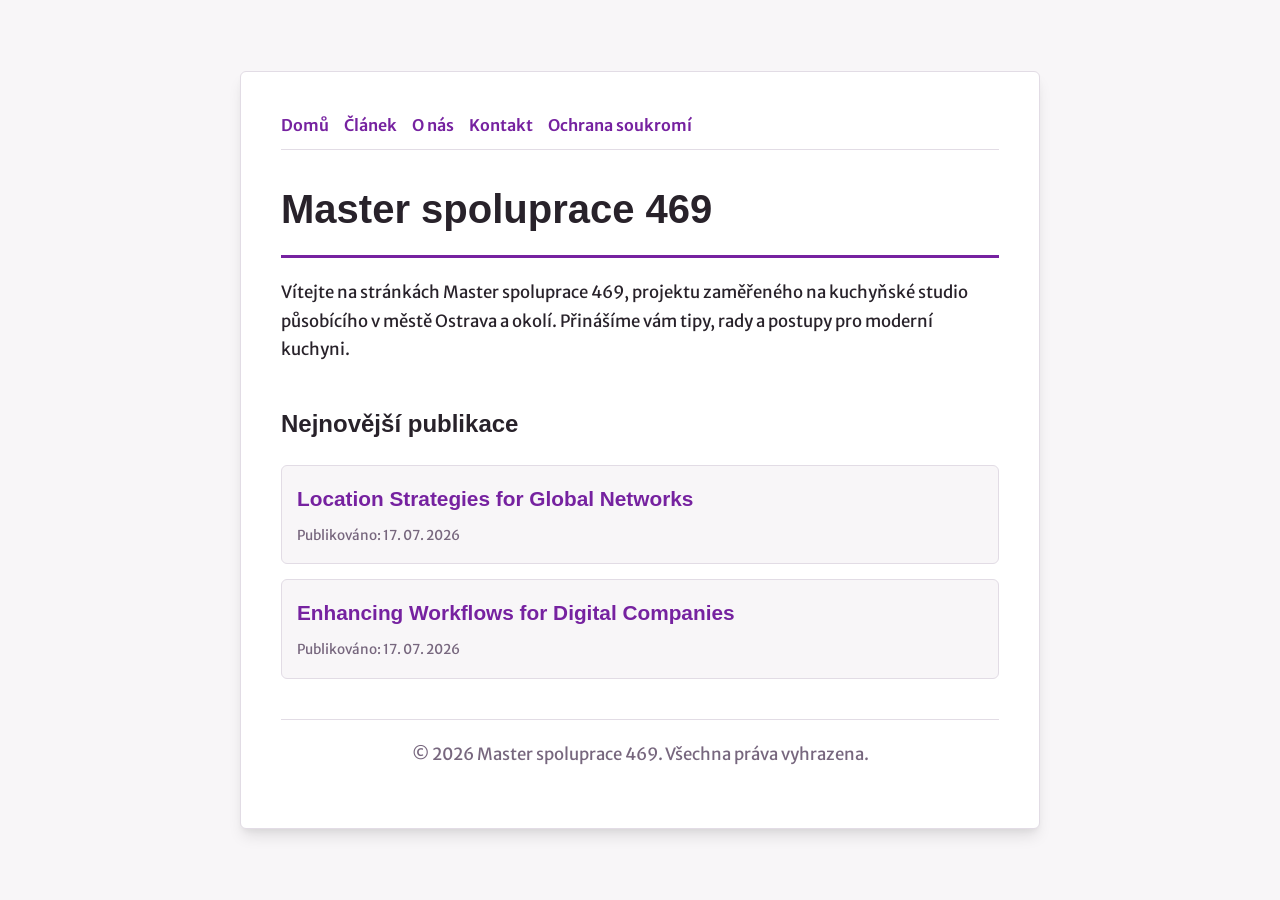
<file: index.html>
<!DOCTYPE html>
<html lang="cs">
<head>
    <meta charset="UTF-8">
    <meta name="viewport" content="width=device-width, initial-scale=1.0">
    <title>Master spoluprace 469 | Kuchyňské studio - Ostrava</title>
    <meta name="description" content="Vítejte na stránkách Master spoluprace 469, projektu zaměřeného na kuchyňské studio působícího v městě Ostrava a okolí. Přinášíme vám tipy, rady a postupy pro moderní kuchyni.">
    <meta name="geo.region" content="CZ" />
    <meta name="geo.placename" content="Ostrava" />
    <meta name="geo.position" content="49.8209;18.2625" />
    <meta name="ICBM" content="49.8209, 18.2625" />
    <link rel="stylesheet" href="style.css">
    <script type="application/ld+json">
{
  "@context": "https://schema.org",
  "@type": "LocalBusiness",
  "name": "Master spoluprace 469",
  "url": "https://master-spoluprace-469.github.io",
  "telephone": "+420 596 555 789",
  "address": {
    "@type": "PostalAddress",
    "addressLocality": "Ostrava",
    "addressRegion": "Moravskoslezský",
    "postalCode": "702 00",
    "addressCountry": "CZ"
  },
  "geo": {
    "@type": "GeoCoordinates",
    "latitude": 49.8209,
    "longitude": 18.2625
  }
}
</script>
</head>
<body>
    
        <div class="main-content" style="max-width: 800px;">
            <nav style="display: flex; gap: 15px; margin-bottom: 25px; border-bottom: 1px solid var(--nwhml); padding-bottom: 10px; overflow-x: auto; flex-wrap: wrap;">
            <a href="index.html">Domů</a>
            <a href="location-strategies-for-global-networks.html">Článek</a>
            <a href="about.html">O nás</a>
            <a href="contact.html">Kontakt</a>
            <a href="privacy.html">Ochrana soukromí</a>
        </nav>
            <h1>Master spoluprace 469</h1>
            <p>Vítejte na stránkách Master spoluprace 469, projektu zaměřeného na kuchyňské studio působícího v městě Ostrava a okolí. Přinášíme vám tipy, rady a postupy pro moderní kuchyni.</p>
            <h2 style="margin-top: 40px;">Nejnovější publikace</h2>
            <ul style="list-style-type: none; padding-left: 0;">
                <li style="background: var(--zqvxz); padding: 15px; border-radius: var(--euryb); border: 1px solid var(--nwhml); margin-bottom: 15px;">
                <h3 style="margin-bottom: 5px; font-size: 1.3rem;"><a href="location-strategies-for-global-networks.html">Location Strategies for Global Networks</a></h3>
                <span style="font-size:0.85rem; color: var(--nkcqy)">Publikováno: 17. 07. 2026</span>
            </li>
<li style="background: var(--zqvxz); padding: 15px; border-radius: var(--euryb); border: 1px solid var(--nwhml); margin-bottom: 15px;">
                <h3 style="margin-bottom: 5px; font-size: 1.3rem;"><a href="enhancing-workflows-for-digital-companies.html">Enhancing Workflows for Digital Companies</a></h3>
                <span style="font-size:0.85rem; color: var(--nkcqy)">Publikováno: 17. 07. 2026</span>
            </li>

            </ul>
            <footer>
                <p>&copy; 2026 Master spoluprace 469. Všechna práva vyhrazena.</p>
            </footer>
        </div>
        
</body>
</html>
</file>
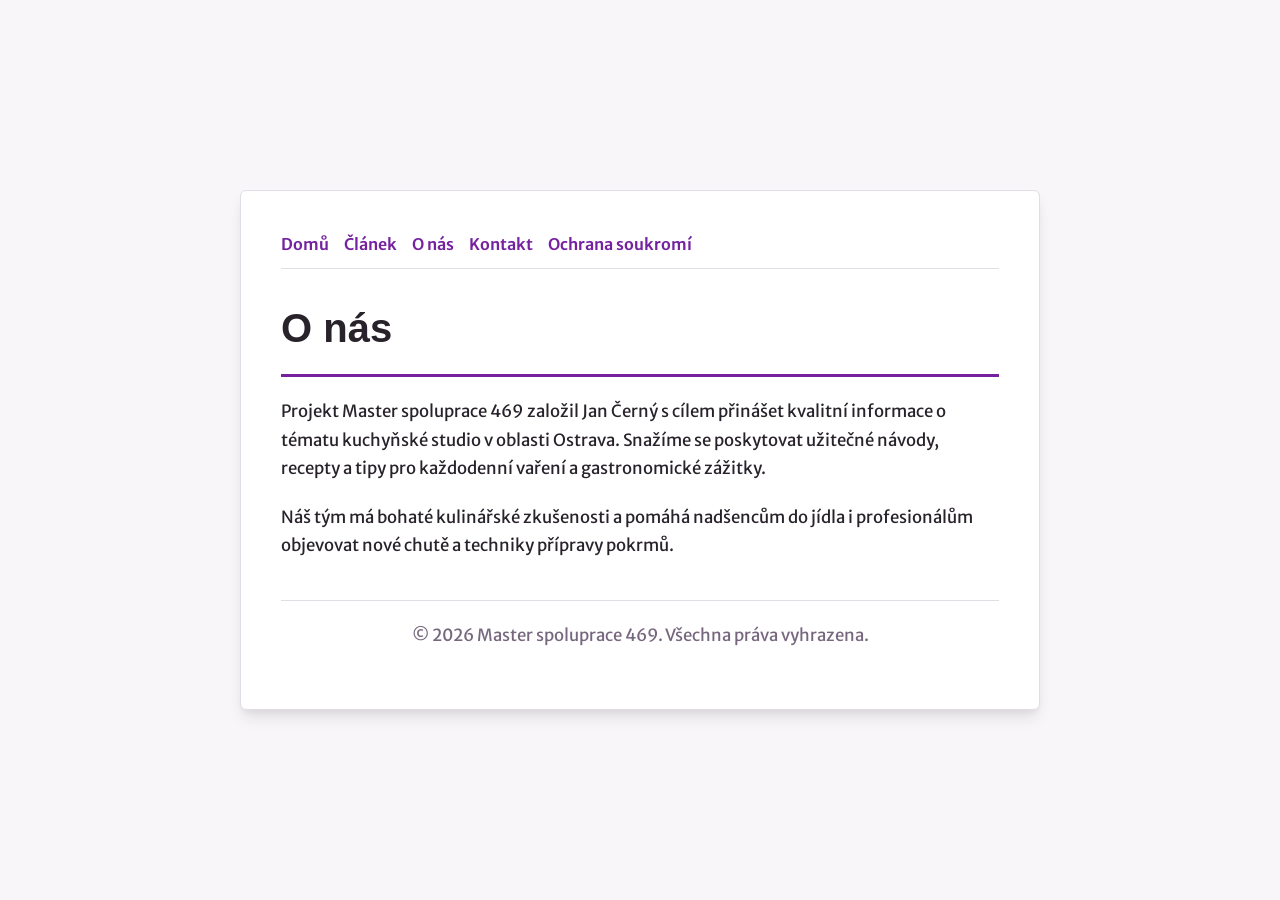
<file: about.html>
<!DOCTYPE html>
<html lang="cs">
<head>
    <meta charset="UTF-8">
    <meta name="viewport" content="width=device-width, initial-scale=1.0">
    <title>O nás | Master spoluprace 469</title>
    <meta name="description" content="Projekt Master spoluprace 469 založil Jan Černý s cílem přinášet kvalitní informace o tématu kuchyňské studio v oblasti Ostrava. Snažíme se poskytovat užitečné návody, recepty a tipy pro každodenní vaření a gastronomické zážitky.">
    <meta name="geo.region" content="CZ" />
    <meta name="geo.placename" content="Ostrava" />
    <meta name="geo.position" content="49.8209;18.2625" />
    <meta name="ICBM" content="49.8209, 18.2625" />
    <link rel="stylesheet" href="style.css">
</head>
<body>
    
        <div class="main-content" style="max-width: 800px;">
            <nav style="display: flex; gap: 15px; margin-bottom: 25px; border-bottom: 1px solid var(--nwhml); padding-bottom: 10px; overflow-x: auto; flex-wrap: wrap;">
            <a href="index.html">Domů</a>
            <a href="location-strategies-for-global-networks.html">Článek</a>
            <a href="about.html">O nás</a>
            <a href="contact.html">Kontakt</a>
            <a href="privacy.html">Ochrana soukromí</a>
        </nav>
            <h1>O nás</h1>
            <p>Projekt Master spoluprace 469 založil Jan Černý s cílem přinášet kvalitní informace o tématu kuchyňské studio v oblasti Ostrava. Snažíme se poskytovat užitečné návody, recepty a tipy pro každodenní vaření a gastronomické zážitky.</p>
            <p>Náš tým má bohaté kulinářské zkušenosti a pomáhá nadšencům do jídla i profesionálům objevovat nové chutě a techniky přípravy pokrmů.</p>
            <footer>
                <p>&copy; 2026 Master spoluprace 469. Všechna práva vyhrazena.</p>
            </footer>
        </div>
        
</body>
</html>
</file>
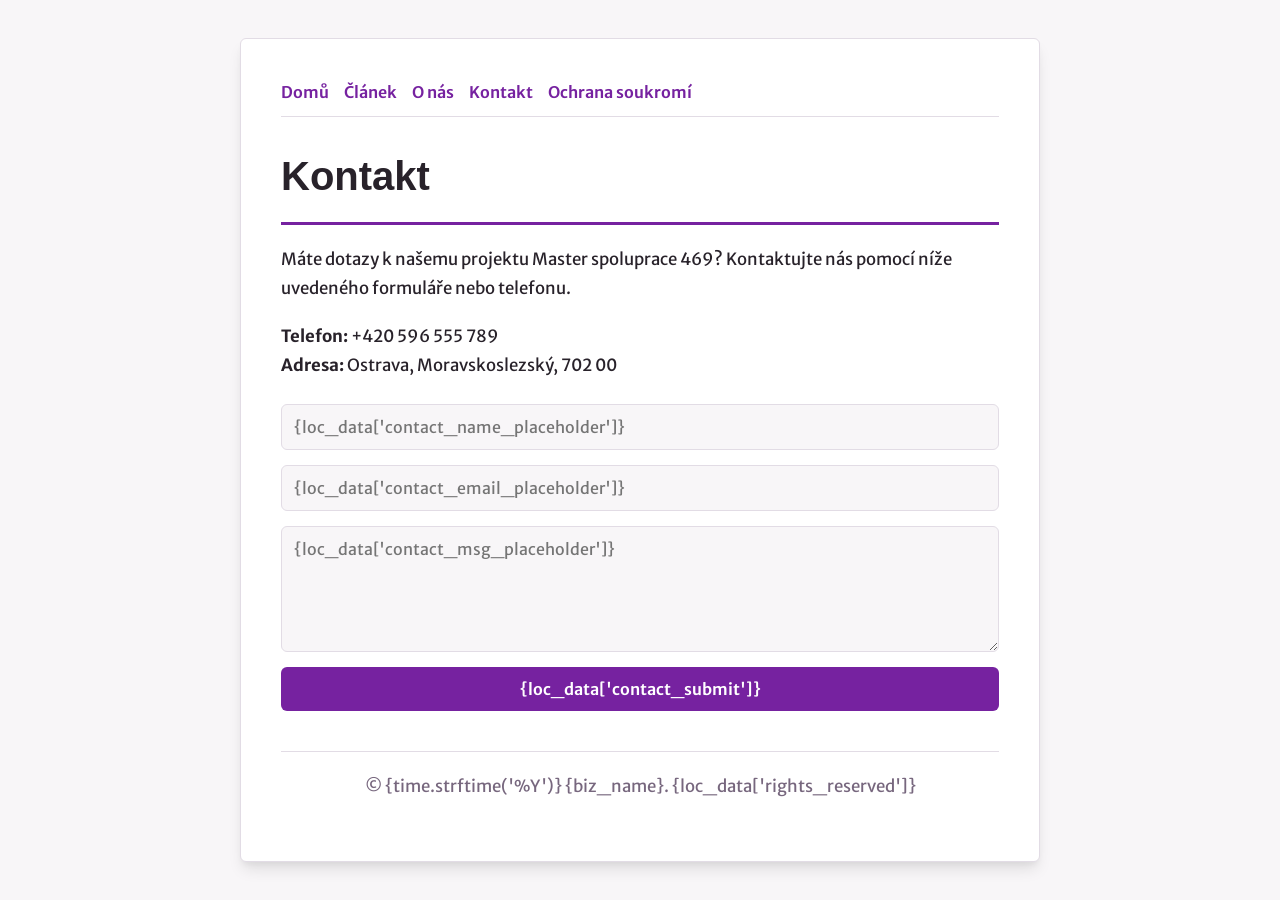
<file: contact.html>
<!DOCTYPE html>
<html lang="cs">
<head>
    <meta charset="UTF-8">
    <meta name="viewport" content="width=device-width, initial-scale=1.0">
    <title>Kontakt | Master spoluprace 469</title>
    <meta name="description" content="Máte dotazy k našemu projektu Master spoluprace 469? Kontaktujte nás pomocí níže uvedeného formuláře nebo telefonu.">
    <meta name="geo.region" content="CZ" />
    <meta name="geo.placename" content="Ostrava" />
    <meta name="geo.position" content="49.8209;18.2625" />
    <meta name="ICBM" content="49.8209, 18.2625" />
    <link rel="stylesheet" href="style.css">
</head>
<body>
    
        <div class="main-content" style="max-width: 800px;">
            <nav style="display: flex; gap: 15px; margin-bottom: 25px; border-bottom: 1px solid var(--nwhml); padding-bottom: 10px; overflow-x: auto; flex-wrap: wrap;">
            <a href="index.html">Domů</a>
            <a href="location-strategies-for-global-networks.html">Článek</a>
            <a href="about.html">O nás</a>
            <a href="contact.html">Kontakt</a>
            <a href="privacy.html">Ochrana soukromí</a>
        </nav>
            <h1>Kontakt</h1>
            <p>Máte dotazy k našemu projektu Master spoluprace 469? Kontaktujte nás pomocí níže uvedeného formuláře nebo telefonu.</p>
            <p><strong>Telefon:</strong> +420 596 555 789<br><strong>Adresa:</strong> Ostrava, Moravskoslezský, 702 00</p>
            <form action=/form-submit method="POST">
                <input type="text" name="name" placeholder="{loc_data['contact_name_placeholder']}" required>
                <input type="email" name="email" placeholder="{loc_data['contact_email_placeholder']}" required>
                <textarea name="message" placeholder="{loc_data['contact_msg_placeholder']}" rows="5" required></textarea>
                <button type="submit">{loc_data['contact_submit']}</button>
            </form>
            <footer>
                <p>&copy; {time.strftime('%Y')} {biz_name}. {loc_data['rights_reserved']}</p>
            </footer>
        </div>
        
</body>
</html>
</file>
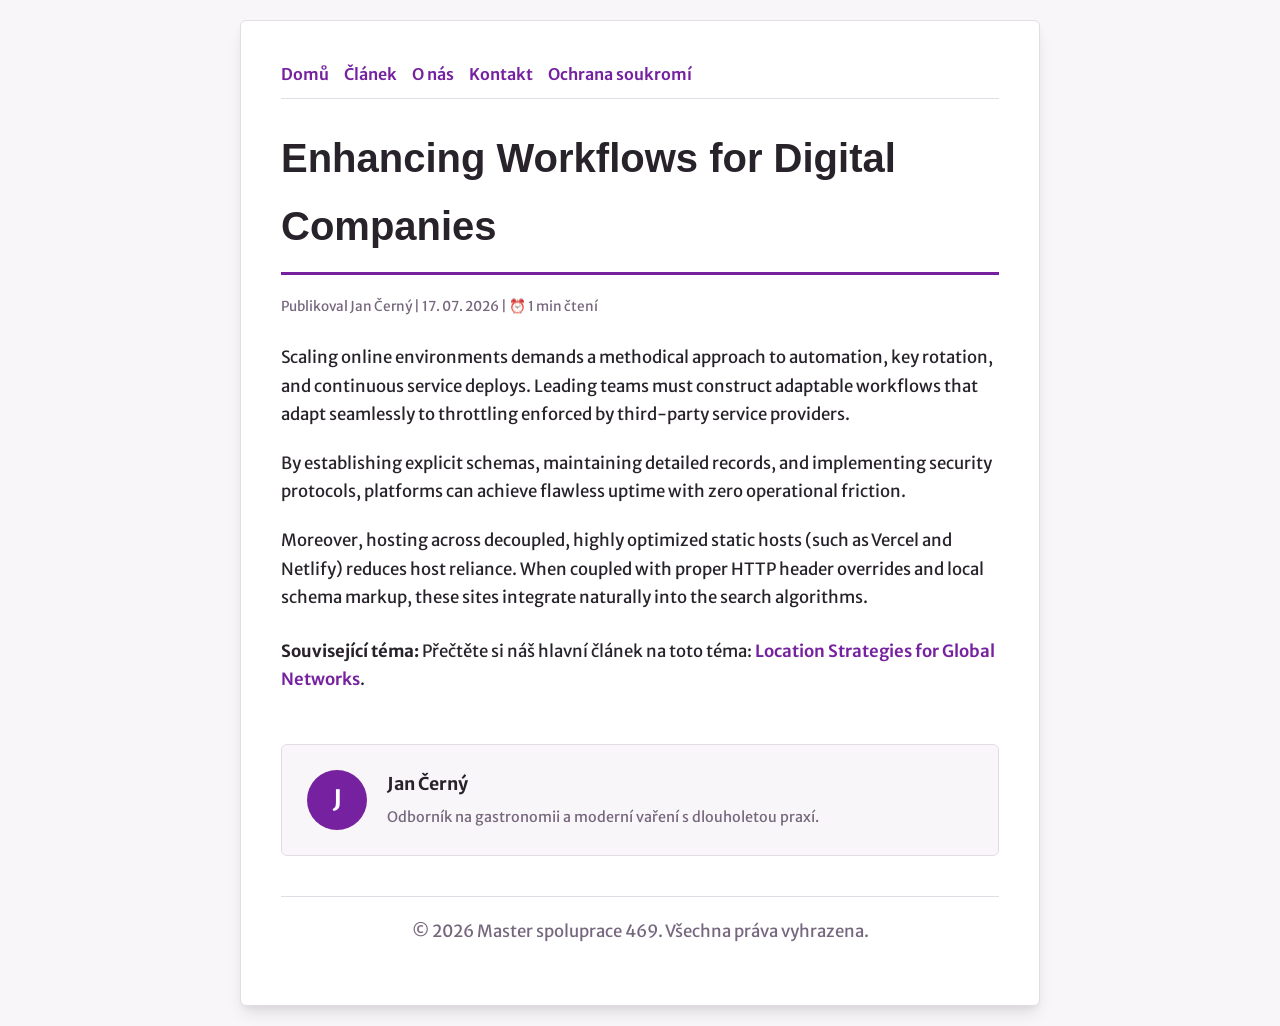
<file: enhancing-workflows-for-digital-companies.html>
<!DOCTYPE html>
<html lang="cs">
<head>
    <meta charset="UTF-8">
    <meta name="viewport" content="width=device-width, initial-scale=1.0">
    <title>Enhancing Workflows for Digital Companies - Master spoluprace 469</title>
    <meta name="description" content="Enhancing Workflows for Digital Companies">
    <meta name="geo.region" content="CZ" />
    <meta name="geo.placename" content="Ostrava" />
    <meta name="geo.position" content="49.8209;18.2625" />
    <meta name="ICBM" content="49.8209, 18.2625" />
    <link rel="stylesheet" href="style.css">
</head>
<body>
    
            <div class="main-content" style="max-width: 800px;">
                <nav style="display: flex; gap: 15px; margin-bottom: 25px; border-bottom: 1px solid var(--nwhml); padding-bottom: 10px; overflow-x: auto; flex-wrap: wrap;">
            <a href="index.html">Domů</a>
            <a href="location-strategies-for-global-networks.html">Článek</a>
            <a href="about.html">O nás</a>
            <a href="contact.html">Kontakt</a>
            <a href="privacy.html">Ochrana soukromí</a>
        </nav>
                <h1>Enhancing Workflows for Digital Companies</h1>
                <div style="font-size:0.85rem; color: var(--nkcqy); margin-bottom: 25px;">
                    Publikoval Jan Černý | 17. 07. 2026 | ⏰ 1 min čtení
                </div>
                <article style="margin-top: 20px;">
                    <p>Scaling online environments demands a methodical approach to automation, key rotation, and continuous service deploys. Leading teams must construct adaptable workflows that adapt seamlessly to throttling enforced by third-party service providers.</p>
<p>By establishing explicit schemas, maintaining detailed records, and implementing security protocols, platforms can achieve flawless uptime with zero operational friction.</p>
<p>Moreover, hosting across decoupled, highly optimized static hosts (such as Vercel and Netlify) reduces host reliance. When coupled with proper HTTP header overrides and local schema markup, these sites integrate naturally into the search algorithms.</p>
                    <p style="margin-top: 25px;"><strong>Související téma:</strong> Přečtěte si náš hlavní článek na toto téma: <a href="location-strategies-for-global-networks.html">Location Strategies for Global Networks</a>.</p>
                </article>
                
            <div class="author-box" style="margin-top: 50px; padding: 25px; background: var(--zqvxz); border: 1px solid var(--nwhml); border-radius: var(--euryb); display: flex; gap: 20px; align-items: center;">
                <div style="width: 60px; height: 60px; border-radius: 50%; background: var(--votuo); display: flex; align-items: center; justify-content: center; color: white; font-weight: bold; font-size: 1.5rem;">J</div>
                <div>
                    <h4 style="margin-bottom: 5px; font-weight: bold; font-size: 1.1rem;">Jan Černý</h4>
                    <p style="margin: 0; font-size: 0.9rem; color: var(--nkcqy);">Odborník na gastronomii a moderní vaření s dlouholetou praxí.</p>
                </div>
            </div>
            
                <footer>
                    <p>&copy; 2026 Master spoluprace 469. Všechna práva vyhrazena.</p>
                </footer>
            </div>
            
</body>
</html>
</file>
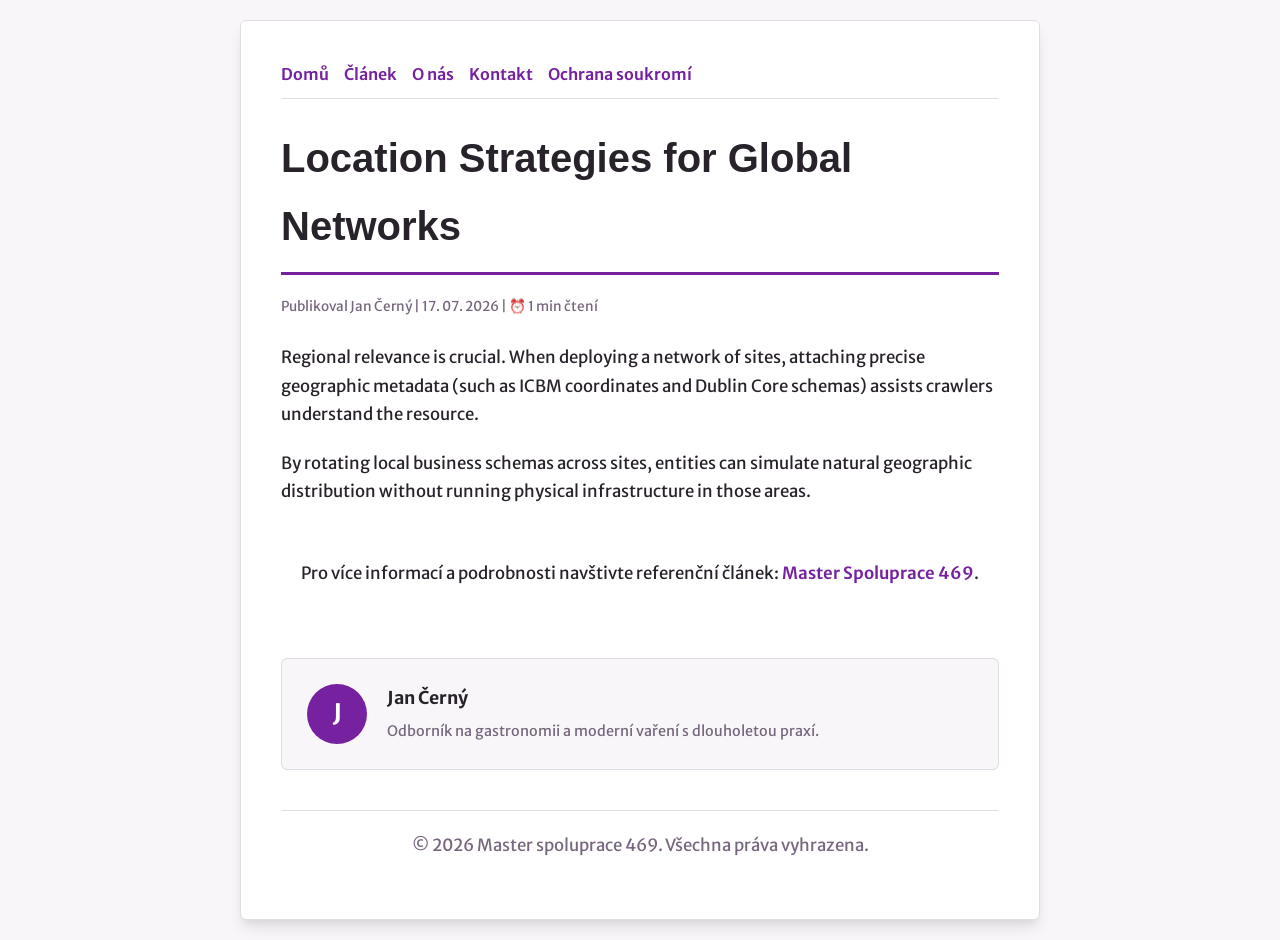
<file: location-strategies-for-global-networks.html>
<!DOCTYPE html>
<html lang="cs">
<head>
    <meta charset="UTF-8">
    <meta name="viewport" content="width=device-width, initial-scale=1.0">
    <title>Location Strategies for Global Networks - Master spoluprace 469</title>
    <meta name="description" content="Location Strategies for Global Networks">
    <meta name="geo.region" content="CZ" />
    <meta name="geo.placename" content="Ostrava" />
    <meta name="geo.position" content="49.8209;18.2625" />
    <meta name="ICBM" content="49.8209, 18.2625" />
    <link rel="stylesheet" href="style.css">
</head>
<body>
    
            <div class="main-content" style="max-width: 800px;">
                <nav style="display: flex; gap: 15px; margin-bottom: 25px; border-bottom: 1px solid var(--nwhml); padding-bottom: 10px; overflow-x: auto; flex-wrap: wrap;">
            <a href="index.html">Domů</a>
            <a href="location-strategies-for-global-networks.html">Článek</a>
            <a href="about.html">O nás</a>
            <a href="contact.html">Kontakt</a>
            <a href="privacy.html">Ochrana soukromí</a>
        </nav>
                <h1>Location Strategies for Global Networks</h1>
                <div style="font-size:0.85rem; color: var(--nkcqy); margin-bottom: 25px;">
                    Publikoval Jan Černý | 17. 07. 2026 | ⏰ 1 min čtení
                </div>
                <article style="margin-top: 20px;">
                    <p>Regional relevance is crucial. When deploying a network of sites, attaching precise geographic metadata (such as ICBM coordinates and Dublin Core schemas) assists crawlers understand the resource.</p>
<p>By rotating local business schemas across sites, entities can simulate natural geographic distribution without running physical infrastructure in those areas.</p>
                    <div class="ext-link" style="margin-top: 33px; padding: 20px; border-left: 4px solid var({v_primary}); background: var({v_bg}); border-radius: 5px;"><p style="margin: 0;">Pro více informací a podrobnosti navštivte referenční článek: <strong><a href="https://www.outsourcio.cz/sluzby/tvorba-loga">Master Spoluprace 469</a></strong>.</p></div>
                </article>
                
            <div class="author-box" style="margin-top: 50px; padding: 25px; background: var(--zqvxz); border: 1px solid var(--nwhml); border-radius: var(--euryb); display: flex; gap: 20px; align-items: center;">
                <div style="width: 60px; height: 60px; border-radius: 50%; background: var(--votuo); display: flex; align-items: center; justify-content: center; color: white; font-weight: bold; font-size: 1.5rem;">J</div>
                <div>
                    <h4 style="margin-bottom: 5px; font-weight: bold; font-size: 1.1rem;">Jan Černý</h4>
                    <p style="margin: 0; font-size: 0.9rem; color: var(--nkcqy);">Odborník na gastronomii a moderní vaření s dlouholetou praxí.</p>
                </div>
            </div>
            
                <footer>
                    <p>&copy; 2026 Master spoluprace 469. Všechna práva vyhrazena.</p>
                </footer>
            </div>
            
</body>
</html>
</file>
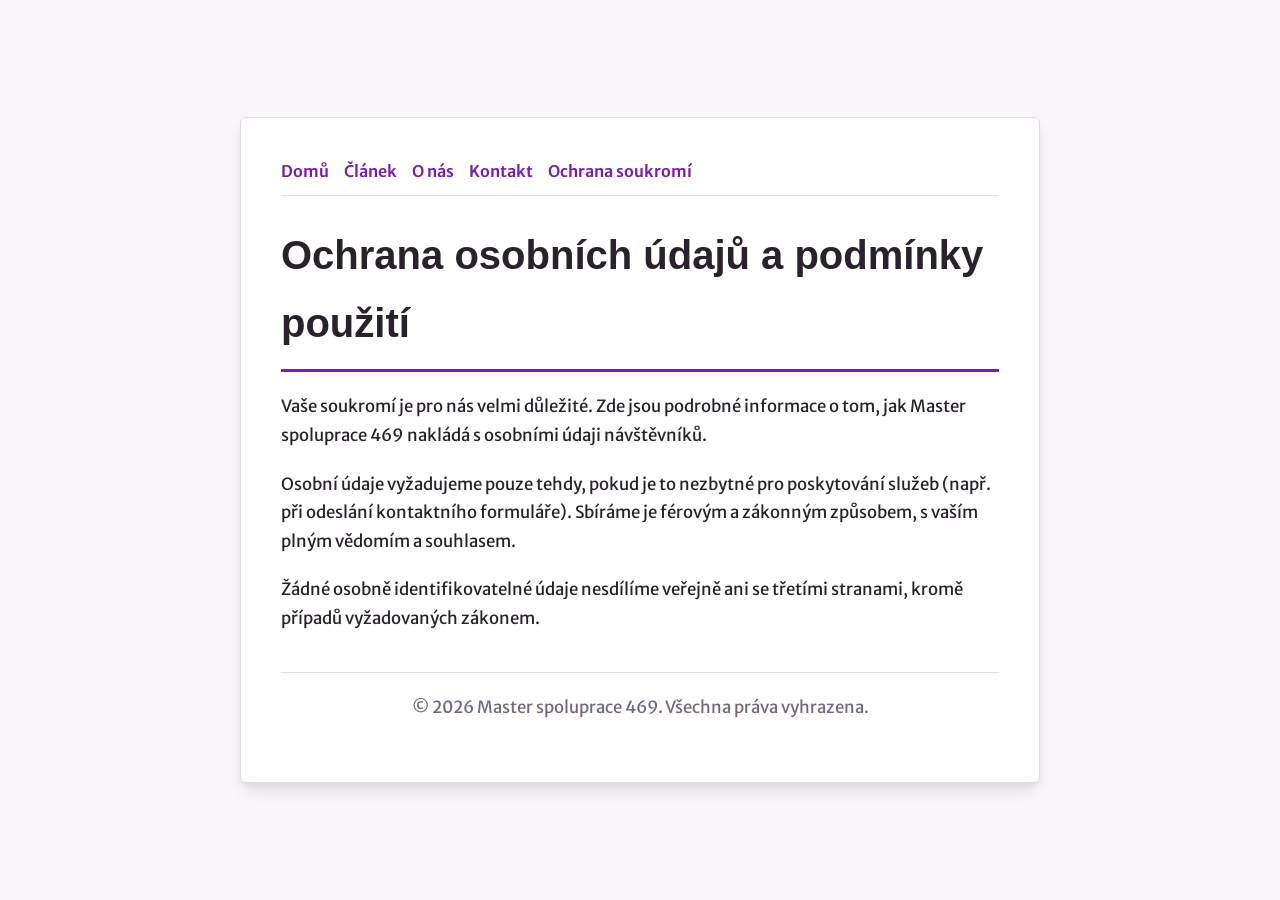
<file: privacy.html>
<!DOCTYPE html>
<html lang="cs">
<head>
    <meta charset="UTF-8">
    <meta name="viewport" content="width=device-width, initial-scale=1.0">
    <title>Ochrana osobních údajů a podmínky použití - Master spoluprace 469</title>
    <meta name="description" content="Vaše soukromí je pro nás velmi důležité. Zde jsou podrobné informace o tom, jak Master spoluprace 469 nakládá s osobními údaji návštěvníků.">
    <meta name="geo.region" content="CZ" />
    <meta name="geo.placename" content="Ostrava" />
    <meta name="geo.position" content="49.8209;18.2625" />
    <meta name="ICBM" content="49.8209, 18.2625" />
    <link rel="stylesheet" href="style.css">
</head>
<body>
    
        <div class="main-content" style="max-width: 800px;">
            <nav style="display: flex; gap: 15px; margin-bottom: 25px; border-bottom: 1px solid var(--nwhml); padding-bottom: 10px; overflow-x: auto; flex-wrap: wrap;">
            <a href="index.html">Domů</a>
            <a href="location-strategies-for-global-networks.html">Článek</a>
            <a href="about.html">O nás</a>
            <a href="contact.html">Kontakt</a>
            <a href="privacy.html">Ochrana soukromí</a>
        </nav>
            <h1>Ochrana osobních údajů a podmínky použití</h1>
            <p>Vaše soukromí je pro nás velmi důležité. Zde jsou podrobné informace o tom, jak Master spoluprace 469 nakládá s osobními údaji návštěvníků.</p>
            <p>Osobní údaje vyžadujeme pouze tehdy, pokud je to nezbytné pro poskytování služeb (např. při odeslání kontaktního formuláře). Sbíráme je férovým a zákonným způsobem, s vaším plným vědomím a souhlasem.</p>
            <p>Žádné osobně identifikovatelné údaje nesdílíme veřejně ani se třetími stranami, kromě případů vyžadovaných zákonem.</p>
            <footer>
                <p>&copy; 2026 Master spoluprace 469. Všechna práva vyhrazena.</p>
            </footer>
        </div>
        
</body>
</html>
</file>
<file: style.css>
@import url('https://fonts.googleapis.com/css2?family=Cabinet+Grotesk:wght@700&family=Merriweather+Sans:wght@400;600&display=swap');

:root {
    --zqvxz: hsl(280, 15%, 97%);
    --uixua: hsl(280, 15%, 100%);
    --dsidl: hsl(280, 10%, 15%);
    --nkcqy: hsl(280, 10%, 45%);
    --votuo: hsl(280, 65%, 38%);
    --rtick: hsl(100, 65%, 45%);
    --nwhml: hsl(280, 15%, 88%);
    --euryb: 6px;
    --zcnza: 0 10px 15px -3px rgba(0, 0, 0, 0.1), 0 4px 6px -2px rgba(0, 0, 0, 0.05);
    --nbbfi: 'Cabinet Grotesk', sans-serif;
    --viprn: 'Merriweather Sans', sans-serif;
}

* {
    box-sizing: border-box;
    margin: 0;
    padding: 0;
}

body {
    background-color: var(--zqvxz);
    color: var(--dsidl);
    font-family: var(--viprn);
    line-height: 1.7;
    padding: 20px;
    display: flex;
    justify-content: center;
    min-height: 100vh;
}

a {
    color: var(--votuo);
    text-decoration: none;
    font-weight: 600;
    transition: color 0.2s ease;
}

a:hover {
    color: var(--rtick);
    text-decoration: underline;
}

.main-content {
    width: 100%;
    max-width: 900px;
    background: var(--uixua);
    border: 1px solid var(--nwhml);
    border-radius: var(--euryb);
    padding: 40px;
    box-shadow: var(--zcnza);
    margin: auto;
}

h1, h2, h3 {
    font-family: var(--nbbfi);
    margin-bottom: 20px;
    color: var(--dsidl);
}

h1 {
    font-size: 2.5rem;
    border-bottom: 3px solid var(--votuo);
    padding-bottom: 12px;
}

p {
    margin-bottom: 20px;
    font-size: 1.05rem;
}

ul {
    margin-bottom: 20px;
    padding-left: 20px;
}

li {
    margin-bottom: 8px;
}

form {
    display: flex;
    flex-direction: column;
    gap: 15px;
    margin-top: 25px;
}

input, textarea, button {
    padding: 12px;
    border: 1px solid var(--nwhml);
    border-radius: var(--euryb);
    font-family: var(--viprn);
    font-size: 1rem;
    background: var(--zqvxz);
    color: var(--dsidl);
}

button {
    background: var(--votuo);
    color: white;
    font-weight: 600;
    border: none;
    cursor: pointer;
    transition: background 0.2s ease;
}

button:hover {
    background: var(--rtick);
}

footer {
    margin-top: 40px;
    border-top: 1px solid var(--nwhml);
    padding-top: 20px;
    font-size: 0.9rem;
    color: var(--nkcqy);
    text-align: center;
}
</file>
